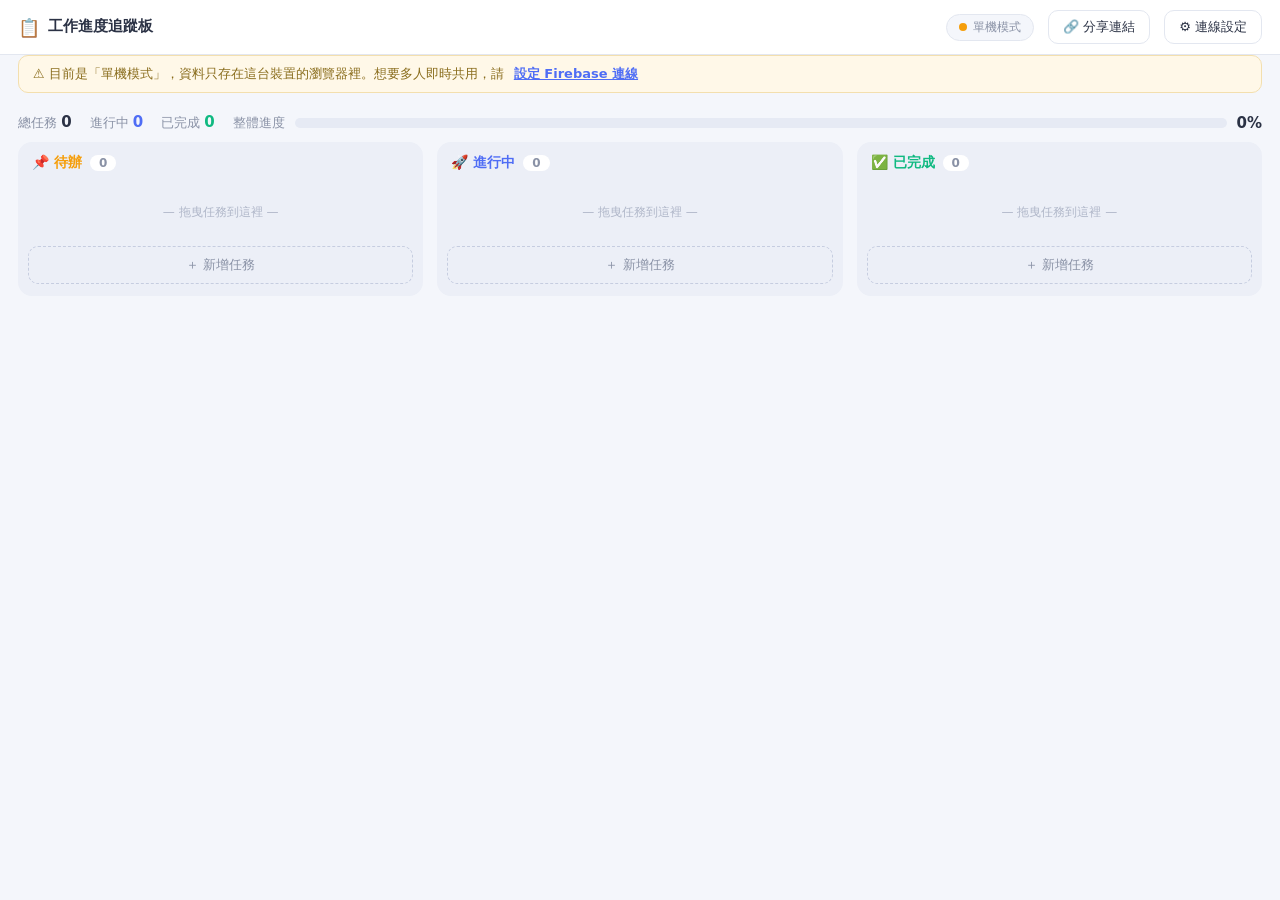
<file: progress.html>
<!DOCTYPE html>
<html lang="zh-Hant">
<head>
<meta charset="UTF-8">
<meta name="viewport" content="width=device-width, initial-scale=1.0">
<title>工作進度追蹤板</title>
<style>
  :root{
    --bg:#f4f6fb; --card:#ffffff; --ink:#2b3245; --muted:#8a92a6;
    --line:#e3e7f0; --brand:#4f6df5; --brand-soft:#eef1fe;
    --todo:#f59e0b; --doing:#4f6df5; --done:#10b981; --danger:#ef4444;
    --radius:14px; --shadow:0 2px 10px rgba(43,50,69,.07);
  }
  *{box-sizing:border-box; margin:0; padding:0;}
  html,body{height:100%;}
  body{
    font-family:"Noto Sans TC","PingFang TC","Microsoft JhengHei",system-ui,sans-serif;
    background:var(--bg); color:var(--ink); display:flex; flex-direction:column;
  }
  button{font-family:inherit; cursor:pointer;}
  input,textarea,select{font-family:inherit; font-size:14px; color:var(--ink);}

  /* ===== Header ===== */
  header{
    background:var(--card); border-bottom:1px solid var(--line);
    padding:10px 18px; display:flex; align-items:center; gap:14px; flex-wrap:wrap;
  }
  header h1{font-size:18px; display:flex; align-items:center; gap:8px;}
  #boardName{font-size:15px; font-weight:700; border:none; background:transparent;
    border-bottom:1.5px dashed transparent; max-width:200px;}
  #boardName:hover,#boardName:focus{border-bottom-color:var(--brand); outline:none;}
  .spacer{flex:1;}
  .conn{
    display:flex; align-items:center; gap:6px; font-size:12px; color:var(--muted);
    background:var(--bg); border:1px solid var(--line); border-radius:999px; padding:4px 12px;
  }
  .conn .dot{width:8px; height:8px; border-radius:50%; background:#c1c7d6;}
  .conn.online .dot{background:var(--done); box-shadow:0 0 0 3px rgba(16,185,129,.18);}
  .conn.local .dot{background:var(--todo);}
  #presence{display:flex; align-items:center;}
  #presence .avatar{
    width:28px; height:28px; border-radius:50%; color:#fff; font-size:12px; font-weight:700;
    display:flex; align-items:center; justify-content:center; margin-left:-6px;
    border:2px solid var(--card); cursor:default;
  }
  .btn{
    border:1px solid var(--line); background:var(--card); color:var(--ink);
    padding:7px 14px; border-radius:10px; font-size:13px; transition:.15s;
  }
  .btn:hover{border-color:var(--brand); color:var(--brand); background:var(--brand-soft);}
  .btn.primary{background:var(--brand); border-color:var(--brand); color:#fff;}
  .btn.primary:hover{filter:brightness(1.08);}
  .btn.danger{color:var(--danger); border-color:#f6caca;}
  .btn.danger:hover{background:#fdf0f0;}

  /* ===== Stats bar ===== */
  #statsBar{
    display:flex; align-items:center; gap:18px; padding:10px 18px; flex-wrap:wrap;
    font-size:13px; color:var(--muted);
  }
  #statsBar b{color:var(--ink); font-size:15px;}
  .overall{flex:1; min-width:180px; display:flex; align-items:center; gap:10px;}
  .overall .track{flex:1; height:10px; background:#e6eaf4; border-radius:999px; overflow:hidden;}
  .overall .fill{height:100%; background:linear-gradient(90deg,var(--brand),var(--done)); width:0%; transition:width .4s;}

  /* ===== Board ===== */
  #board{
    flex:1; display:flex; gap:14px; padding:0 18px 18px; overflow-x:auto; align-items:flex-start;
  }
  .col{
    flex:1; min-width:270px; background:#eceff7; border-radius:var(--radius);
    display:flex; flex-direction:column; max-height:100%;
  }
  .col-head{
    padding:12px 14px; font-size:14px; font-weight:700; display:flex; align-items:center; gap:8px;
    border-bottom:2px solid transparent;
  }
  .col-head .count{
    font-size:12px; font-weight:600; background:var(--card); color:var(--muted);
    border-radius:999px; padding:1px 9px;
  }
  .col[data-status="todo"] .col-head{color:var(--todo);}
  .col[data-status="doing"] .col-head{color:var(--doing);}
  .col[data-status="done"] .col-head{color:var(--done);}
  .col-body{padding:4px 10px 10px; overflow-y:auto; display:flex; flex-direction:column; gap:8px; min-height:60px;}
  .col.dragover .col-body{outline:2px dashed var(--brand); outline-offset:-4px; border-radius:10px;}

  .task{
    background:var(--card); border-radius:12px; box-shadow:var(--shadow); padding:12px;
    cursor:grab; border-left:4px solid var(--todo); position:relative;
  }
  .task[data-status="doing"]{border-left-color:var(--doing);}
  .task[data-status="done"]{border-left-color:var(--done);}
  .task.dragging{opacity:.45;}
  .task .t-title{font-size:14px; font-weight:700; line-height:1.4; word-break:break-word;}
  .task[data-status="done"] .t-title{text-decoration:line-through; color:var(--muted);}
  .task .t-desc{font-size:12px; color:var(--muted); margin-top:4px; line-height:1.5;
    display:-webkit-box; -webkit-line-clamp:2; -webkit-box-orient:vertical; overflow:hidden; word-break:break-word;}
  .task .t-meta{display:flex; align-items:center; gap:8px; margin-top:8px; font-size:11px; color:var(--muted); flex-wrap:wrap;}
  .task .t-assignee{background:var(--brand-soft); color:var(--brand); border-radius:999px; padding:1px 8px; font-weight:600;}
  .task .t-due{border-radius:999px; padding:1px 8px; background:#f1f3f9;}
  .task .t-due.overdue{background:#fdeaea; color:var(--danger); font-weight:700;}
  .task .t-prog{display:flex; align-items:center; gap:8px; margin-top:8px;}
  .task .t-prog .track{flex:1; height:6px; background:#e6eaf4; border-radius:999px; overflow:hidden;}
  .task .t-prog .fill{height:100%; background:var(--brand); transition:width .3s;}
  .task[data-status="done"] .t-prog .fill{background:var(--done);}
  .task .t-prog span{font-size:11px; color:var(--muted); width:32px; text-align:right;}
  .task .movers{
    position:absolute; top:8px; right:8px; display:none; gap:4px;
  }
  .task:hover .movers{display:flex;}
  .movers button{
    border:1px solid var(--line); background:var(--card); border-radius:8px;
    width:24px; height:24px; font-size:12px; line-height:1; color:var(--muted);
  }
  .movers button:hover{color:var(--brand); border-color:var(--brand);}
  .add-task{
    margin:0 10px 12px; border:1.5px dashed #c6cde0; background:transparent; color:var(--muted);
    border-radius:10px; padding:9px; font-size:13px;
  }
  .add-task:hover{color:var(--brand); border-color:var(--brand); background:var(--brand-soft);}
  .empty-hint{font-size:12px; color:#b0b7c9; text-align:center; padding:14px 0;}

  /* ===== Modal ===== */
  .overlay{
    position:fixed; inset:0; background:rgba(30,35,50,.45); display:none;
    align-items:center; justify-content:center; padding:16px; z-index:50;
  }
  .overlay.show{display:flex;}
  .modal{
    background:var(--card); border-radius:16px; width:100%; max-width:460px;
    max-height:92vh; overflow-y:auto; padding:22px; box-shadow:0 12px 40px rgba(0,0,0,.18);
  }
  .modal h2{font-size:16px; margin-bottom:16px;}
  .field{margin-bottom:14px;}
  .field label{display:block; font-size:12px; font-weight:700; color:var(--muted); margin-bottom:5px;}
  .field input[type=text],.field input[type=date],.field textarea,.field select{
    width:100%; border:1px solid var(--line); border-radius:10px; padding:9px 12px; background:#fbfcfe;
  }
  .field textarea{resize:vertical; min-height:70px;}
  .field input:focus,.field textarea:focus,.field select:focus{outline:none; border-color:var(--brand);}
  .field .range-row{display:flex; align-items:center; gap:10px;}
  .field input[type=range]{flex:1; accent-color:var(--brand);}
  .modal-actions{display:flex; gap:10px; margin-top:18px;}
  .modal-actions .spacer{flex:1;}
  .hint{font-size:12px; color:var(--muted); line-height:1.7;}
  .hint ol{padding-left:18px; margin:6px 0;}
  .hint code{background:var(--bg); border-radius:6px; padding:1px 6px; font-size:11px;}
  .hint a{color:var(--brand);}
  details.setup-help{border:1px solid var(--line); border-radius:10px; padding:10px 12px; margin-bottom:14px;}
  details.setup-help summary{font-size:13px; font-weight:700; cursor:pointer; color:var(--brand);}
  .banner{
    margin:0 18px 10px; background:#fff8e8; border:1px solid #f3dfae; color:#8a6d1d;
    border-radius:10px; padding:9px 14px; font-size:13px; display:none; align-items:center; gap:10px; flex-wrap:wrap;
  }
  .banner.show{display:flex;}
  .banner button{border:none; background:transparent; color:var(--brand); font-weight:700; font-size:13px; text-decoration:underline;}
  #toast{
    position:fixed; bottom:22px; left:50%; transform:translateX(-50%) translateY(80px);
    background:var(--ink); color:#fff; font-size:13px; border-radius:999px; padding:9px 20px;
    transition:transform .25s; z-index:99; pointer-events:none;
  }
  #toast.show{transform:translateX(-50%) translateY(0);}
  @media (max-width:720px){
    #board{flex-direction:column; overflow-x:hidden;}
    .col{min-width:0; width:100%;}
  }
</style>
</head>
<body>

<header>
  <h1>📋 <input id="boardName" value="工作進度追蹤板" title="點擊修改看板名稱"></h1>
  <div class="spacer"></div>
  <div id="presence" title="目前在線"></div>
  <div class="conn local" id="connBadge"><span class="dot"></span><span id="connText">單機模式</span></div>
  <button class="btn" id="shareBtn">🔗 分享連結</button>
  <button class="btn" id="setupBtn">⚙️ 連線設定</button>
</header>

<div class="banner" id="localBanner">
  ⚠️ 目前是「單機模式」，資料只存在這台裝置的瀏覽器裡。想要多人即時共用，請
  <button id="bannerSetup">設定 Firebase 連線</button>
</div>

<div id="statsBar">
  <div>總任務 <b id="stTotal">0</b></div>
  <div>進行中 <b id="stDoing" style="color:var(--doing)">0</b></div>
  <div>已完成 <b id="stDone" style="color:var(--done)">0</b></div>
  <div class="overall">
    <span>整體進度</span>
    <div class="track"><div class="fill" id="overallFill"></div></div>
    <b id="overallPct">0%</b>
  </div>
</div>

<div id="board">
  <div class="col" data-status="todo">
    <div class="col-head">📌 待辦 <span class="count">0</span></div>
    <div class="col-body"></div>
    <button class="add-task" data-status="todo">＋ 新增任務</button>
  </div>
  <div class="col" data-status="doing">
    <div class="col-head">🚀 進行中 <span class="count">0</span></div>
    <div class="col-body"></div>
    <button class="add-task" data-status="doing">＋ 新增任務</button>
  </div>
  <div class="col" data-status="done">
    <div class="col-head">✅ 已完成 <span class="count">0</span></div>
    <div class="col-body"></div>
    <button class="add-task" data-status="done">＋ 新增任務</button>
  </div>
</div>

<!-- 任務編輯 Modal -->
<div class="overlay" id="taskOverlay">
  <div class="modal">
    <h2 id="taskModalTitle">新增任務</h2>
    <div class="field">
      <label>任務名稱 *</label>
      <input type="text" id="fTitle" maxlength="100" placeholder="例如:完成期末報告初稿">
    </div>
    <div class="field">
      <label>說明</label>
      <textarea id="fDesc" maxlength="1000" placeholder="補充細節、注意事項…"></textarea>
    </div>
    <div class="field">
      <label>負責人</label>
      <input type="text" id="fAssignee" maxlength="30" placeholder="這項工作由誰負責?">
    </div>
    <div class="field">
      <label>截止日期</label>
      <input type="date" id="fDue">
    </div>
    <div class="field">
      <label>狀態</label>
      <select id="fStatus">
        <option value="todo">📌 待辦</option>
        <option value="doing">🚀 進行中</option>
        <option value="done">✅ 已完成</option>
      </select>
    </div>
    <div class="field">
      <label>完成度</label>
      <div class="range-row">
        <input type="range" id="fProgress" min="0" max="100" step="5" value="0">
        <b id="fProgressVal" style="width:44px; text-align:right;">0%</b>
      </div>
    </div>
    <div class="modal-actions">
      <button class="btn danger" id="fDelete" style="display:none">刪除</button>
      <div class="spacer"></div>
      <button class="btn" id="fCancel">取消</button>
      <button class="btn primary" id="fSave">儲存</button>
    </div>
  </div>
</div>

<!-- 連線設定 Modal -->
<div class="overlay" id="setupOverlay">
  <div class="modal">
    <h2>⚙️ 多人連線設定</h2>
    <p class="hint" style="margin-bottom:14px;">
      本頁面使用 <b>Firebase Realtime Database</b>(Google 提供,有免費額度)做多人即時同步。
      跟本專案的 AI 助手一樣採「自備鑰匙」模式——資料存在<b>你自己的</b> Firebase 專案裡,不經過任何第三方。
    </p>
    <details class="setup-help">
      <summary>📖 第一次設定?展開教學(約 3 分鐘)</summary>
      <div class="hint">
        <ol>
          <li>前往 <a href="https://console.firebase.google.com" target="_blank" rel="noopener">Firebase 控制台</a>,登入 Google 帳號 → 「建立專案」(名稱隨意,可關閉 Analytics)。</li>
          <li>左側選單 → <b>建構 → Realtime Database</b> → 「建立資料庫」→ 地區選 <code>asia-southeast1</code> → 選「<b>以測試模式啟動</b>」。</li>
          <li>回到專案首頁,點 <b>「&lt;/&gt; 網頁」</b> 圖示註冊網頁應用程式(不必勾選 Hosting)。</li>
          <li>畫面會出現 <code>const firebaseConfig = { ... }</code>,把 <b>大括號整段</b>複製,貼到下面的欄位。</li>
          <li>⚠️ 測試模式的讀寫權限 30 天後會到期。到期前請到 Realtime Database 的「規則」分頁,把 <code>".read"</code> 和 <code>".write"</code> 都改成 <code>true</code>(適合班級/小組內部使用;請勿存放敏感資料)。</li>
        </ol>
        設定完成後,把「分享連結」傳給同伴,<b>他們不需要再設定</b>——連結裡會自動帶上連線資訊。
      </div>
    </details>
    <div class="field">
      <label>Firebase 設定(貼上 firebaseConfig 整段)</label>
      <textarea id="fbConfigInput" style="min-height:120px; font-family:monospace; font-size:12px;"
        placeholder='{
  "apiKey": "AIza...",
  "authDomain": "xxx.firebaseapp.com",
  "databaseURL": "https://xxx.firebasedatabase.app",
  "projectId": "xxx",
  ...
}'></textarea>
    </div>
    <div class="field">
      <label>你的顯示名稱(讓同伴知道你是誰)</label>
      <input type="text" id="fbNameInput" maxlength="20" placeholder="例如:小明">
    </div>
    <div class="modal-actions">
      <button class="btn danger" id="fbDisconnect" style="display:none">改回單機模式</button>
      <div class="spacer"></div>
      <button class="btn" id="fbCancel">取消</button>
      <button class="btn primary" id="fbConnect">連線</button>
    </div>
  </div>
</div>

<div id="toast"></div>

<script type="module">
/* ================================================================
   工作進度追蹤板 — 多人即時協作
   同步後端:Firebase Realtime Database(使用者自備專案)
   無設定時:單機模式(localStorage + BroadcastChannel 跨分頁同步)
   ================================================================ */

const $  = (s, el=document) => el.querySelector(s);
const $$ = (s, el=document) => [...el.querySelectorAll(s)];

/* ---------- 基本識別 ---------- */
const params  = new URLSearchParams(location.search);
const boardId = (params.get('board') || 'main').replace(/[^\w-]/g, '') || 'main';
const LSK = {
  config : 'wpt_fbconfig',
  name   : 'wpt_username',
  client : 'wpt_clientid',
  tasks  : 'wpt_tasks_'  + boardId,
  meta   : 'wpt_meta_'   + boardId,
};
let clientId = localStorage.getItem(LSK.client);
if (!clientId) {
  clientId = 'c' + Math.random().toString(36).slice(2, 10);
  localStorage.setItem(LSK.client, clientId);
}
let userName = localStorage.getItem(LSK.name) || '';

/* 分享連結可夾帶連線設定(base64),點開即自動連線 */
if (params.get('fb')) {
  try {
    const cfg = JSON.parse(decodeURIComponent(escape(atob(params.get('fb')))));
    if (cfg && cfg.apiKey && cfg.databaseURL) {
      localStorage.setItem(LSK.config, JSON.stringify(cfg));
    }
  } catch (e) { /* 忽略壞掉的參數 */ }
  history.replaceState(null, '', location.pathname + '?board=' + boardId);
}

/* ---------- 資料層(兩種實作:Firebase / 本機) ---------- */
let store   = null;      // 目前使用中的資料層
let tasks   = {};        // {id: task}
let boardMeta = { name: '工作進度追蹤板' };

function newId() { return 't' + Date.now().toString(36) + Math.random().toString(36).slice(2, 6); }

/* --- 本機模式 --- */
function createLocalStore() {
  const bc = ('BroadcastChannel' in window) ? new BroadcastChannel('wpt_' + boardId) : null;
  let onChange = () => {};
  const load = () => {
    try { tasks = JSON.parse(localStorage.getItem(LSK.tasks)) || {}; } catch (e) { tasks = {}; }
    try { boardMeta = JSON.parse(localStorage.getItem(LSK.meta)) || boardMeta; } catch (e) {}
  };
  const persist = () => {
    localStorage.setItem(LSK.tasks, JSON.stringify(tasks));
    localStorage.setItem(LSK.meta,  JSON.stringify(boardMeta));
    if (bc) bc.postMessage('sync');
  };
  if (bc) bc.onmessage = () => { load(); onChange(); };
  window.addEventListener('storage', (e) => {
    if (e.key === LSK.tasks || e.key === LSK.meta) { load(); onChange(); }
  });
  return {
    mode: 'local',
    start(cb) { onChange = cb; load(); cb(); },
    saveTask(t)   { tasks[t.id] = t; persist(); onChange(); },
    deleteTask(id){ delete tasks[id]; persist(); onChange(); },
    saveMeta()    { persist(); onChange(); },
    stop() { if (bc) bc.close(); },
  };
}

/* --- Firebase 模式 --- */
async function createFirebaseStore(config) {
  const appMod = await import('https://www.gstatic.com/firebasejs/10.12.2/firebase-app.js');
  const dbMod  = await import('https://www.gstatic.com/firebasejs/10.12.2/firebase-database.js');
  const { initializeApp } = appMod;
  const { getDatabase, ref, onValue, set, remove, update, onDisconnect, serverTimestamp } = dbMod;

  const app  = initializeApp(config);
  const db   = getDatabase(app);
  const base = 'boards/' + boardId;

  let onChange = () => {};
  let unsubs = [];

  return {
    mode: 'firebase',
    start(cb) {
      onChange = cb;
      unsubs.push(onValue(ref(db, base + '/tasks'), (snap) => {
        tasks = snap.val() || {};
        onChange();
      }, (err) => {
        toast('⚠️ 讀取失敗:' + err.message + '(請檢查資料庫規則)');
      }));
      unsubs.push(onValue(ref(db, base + '/meta'), (snap) => {
        const m = snap.val();
        if (m && m.name) { boardMeta = m; renderMeta(); }
      }));
      /* 在線名單 */
      const meRef = ref(db, base + '/presence/' + clientId);
      const beat = () => set(meRef, { name: userName || '訪客', ts: serverTimestamp() }).catch(()=>{});
      beat();
      onDisconnect(meRef).remove();
      const beatTimer = setInterval(beat, 45000);
      unsubs.push(() => clearInterval(beatTimer));
      unsubs.push(onValue(ref(db, base + '/presence'), (snap) => {
        renderPresence(snap.val() || {});
      }));
      unsubs.push(() => remove(meRef).catch(()=>{}));
    },
    saveTask(t)   { set(ref(db, base + '/tasks/' + t.id), t).catch(e => toast('⚠️ 寫入失敗:' + e.message)); },
    deleteTask(id){ remove(ref(db, base + '/tasks/' + id)).catch(e => toast('⚠️ 刪除失敗:' + e.message)); },
    saveMeta()    { update(ref(db, base + '/meta'), boardMeta).catch(()=>{}); },
    stop() { unsubs.forEach(u => u()); unsubs = []; },
  };
}

/* ---------- 畫面渲染 ---------- */
const cols = {};
$$('.col').forEach(c => cols[c.dataset.status] = c);

function esc(s) { const d = document.createElement('div'); d.textContent = s ?? ''; return d.innerHTML; }

function fmtTime(ts) {
  if (!ts) return '';
  const d = new Date(ts);
  return (d.getMonth()+1) + '/' + d.getDate() + ' ' +
         String(d.getHours()).padStart(2,'0') + ':' + String(d.getMinutes()).padStart(2,'0');
}

function render() {
  const list = Object.values(tasks).sort((a, b) => (a.order || 0) - (b.order || 0));
  const today = new Date(); today.setHours(0,0,0,0);

  for (const status of ['todo', 'doing', 'done']) {
    const body = $('.col-body', cols[status]);
    const items = list.filter(t => (t.status || 'todo') === status);
    $('.count', cols[status]).textContent = items.length;
    body.innerHTML = items.length ? '' : '<div class="empty-hint">— 拖曳任務到這裡 —</div>';
    for (const t of items) {
      const prog = status === 'done' ? 100 : (t.progress || 0);
      const overdue = t.due && status !== 'done' && new Date(t.due) < today;
      const el = document.createElement('div');
      el.className = 'task';
      el.draggable = true;
      el.dataset.id = t.id;
      el.dataset.status = status;
      el.innerHTML = `
        <div class="movers">
          ${status !== 'todo' ? '<button data-move="-1" title="往左移">◀</button>' : ''}
          ${status !== 'done' ? '<button data-move="1" title="往右移">▶</button>' : ''}
        </div>
        <div class="t-title">${esc(t.title)}</div>
        ${t.desc ? `<div class="t-desc">${esc(t.desc)}</div>` : ''}
        <div class="t-prog">
          <div class="track"><div class="fill" style="width:${prog}%"></div></div><span>${prog}%</span>
        </div>
        <div class="t-meta">
          ${t.assignee ? `<span class="t-assignee">👤 ${esc(t.assignee)}</span>` : ''}
          ${t.due ? `<span class="t-due ${overdue ? 'overdue' : ''}">📅 ${esc(t.due)}${overdue ? ' 已逾期' : ''}</span>` : ''}
          ${t.updatedAt ? `<span title="最後更新">🕐 ${fmtTime(t.updatedAt)}${t.updatedBy ? ' · ' + esc(t.updatedBy) : ''}</span>` : ''}
        </div>`;
      body.appendChild(el);
    }
  }

  /* 統計 */
  const total = list.length;
  const doing = list.filter(t => t.status === 'doing').length;
  const done  = list.filter(t => t.status === 'done').length;
  const pct = total
    ? Math.round(list.reduce((s, t) => s + (t.status === 'done' ? 100 : (t.progress || 0)), 0) / total)
    : 0;
  $('#stTotal').textContent = total;
  $('#stDoing').textContent = doing;
  $('#stDone').textContent  = done;
  $('#overallFill').style.width = pct + '%';
  $('#overallPct').textContent  = pct + '%';
}

function renderMeta() {
  if (document.activeElement !== $('#boardName')) {
    $('#boardName').value = boardMeta.name || '工作進度追蹤板';
  }
  document.title = (boardMeta.name || '工作進度追蹤板');
}

const AVATAR_COLORS = ['#4f6df5','#10b981','#f59e0b','#ef4444','#8b5cf6','#0ea5e9','#ec4899','#14b8a6'];
function renderPresence(presence) {
  const now = Date.now();
  const users = Object.entries(presence)
    .filter(([, u]) => u && u.ts && (typeof u.ts !== 'number' || now - u.ts < 3 * 60 * 1000))
    .map(([id, u]) => ({ id, name: u.name || '訪客' }));
  const box = $('#presence');
  box.innerHTML = '';
  users.slice(0, 8).forEach((u, i) => {
    const a = document.createElement('div');
    a.className = 'avatar';
    a.style.background = AVATAR_COLORS[i % AVATAR_COLORS.length];
    a.textContent = (u.name || '?').slice(0, 1).toUpperCase();
    a.title = u.name + (u.id === clientId ? '(你)' : '');
    box.appendChild(a);
  });
  if (users.length > 8) {
    const more = document.createElement('div');
    more.className = 'avatar';
    more.style.background = '#8a92a6';
    more.textContent = '+' + (users.length - 8);
    box.appendChild(more);
  }
}

/* ---------- 任務編輯 ---------- */
let editingId = null;

function openTaskModal(task, defaultStatus) {
  editingId = task ? task.id : null;
  $('#taskModalTitle').textContent = task ? '編輯任務' : '新增任務';
  $('#fTitle').value    = task ? task.title : '';
  $('#fDesc').value     = task ? (task.desc || '') : '';
  $('#fAssignee').value = task ? (task.assignee || '') : '';
  $('#fDue').value      = task ? (task.due || '') : '';
  $('#fStatus').value   = task ? (task.status || 'todo') : (defaultStatus || 'todo');
  $('#fProgress').value = task ? (task.progress || 0) : 0;
  $('#fProgressVal').textContent = $('#fProgress').value + '%';
  $('#fDelete').style.display = task ? '' : 'none';
  $('#taskOverlay').classList.add('show');
  $('#fTitle').focus();
}
function closeTaskModal() { $('#taskOverlay').classList.remove('show'); editingId = null; }

$('#fProgress').addEventListener('input', () => {
  $('#fProgressVal').textContent = $('#fProgress').value + '%';
});
$('#fSave').addEventListener('click', () => {
  const title = $('#fTitle').value.trim();
  if (!title) { toast('請輸入任務名稱'); $('#fTitle').focus(); return; }
  const status = $('#fStatus').value;
  const prev = editingId ? tasks[editingId] : null;
  const t = {
    id: editingId || newId(),
    title,
    desc:     $('#fDesc').value.trim(),
    assignee: $('#fAssignee').value.trim(),
    due:      $('#fDue').value || '',
    status,
    progress: status === 'done' ? 100 : Number($('#fProgress').value),
    order:    prev ? (prev.order || Date.now()) : Date.now(),
    createdAt: prev ? (prev.createdAt || Date.now()) : Date.now(),
    updatedAt: Date.now(),
    updatedBy: userName || '',
  };
  store.saveTask(t);
  closeTaskModal();
});
$('#fCancel').addEventListener('click', closeTaskModal);
$('#fDelete').addEventListener('click', () => {
  if (editingId && confirm('確定要刪除這項任務?')) {
    store.deleteTask(editingId);
    closeTaskModal();
  }
});
$('#taskOverlay').addEventListener('click', (e) => { if (e.target === e.currentTarget) closeTaskModal(); });

$$('.add-task').forEach(btn => btn.addEventListener('click', () => openTaskModal(null, btn.dataset.status)));

/* 點卡片開編輯、◀▶ 快速換欄 */
const STATUS_FLOW = ['todo', 'doing', 'done'];
$('#board').addEventListener('click', (e) => {
  const mover = e.target.closest('[data-move]');
  const card  = e.target.closest('.task');
  if (!card) return;
  const t = tasks[card.dataset.id];
  if (!t) return;
  if (mover) {
    const idx = STATUS_FLOW.indexOf(t.status || 'todo') + Number(mover.dataset.move);
    const next = STATUS_FLOW[Math.max(0, Math.min(2, idx))];
    moveTask(t, next);
  } else {
    openTaskModal(t);
  }
});

function moveTask(t, status) {
  if ((t.status || 'todo') === status) return;
  const upd = { ...t, status, updatedAt: Date.now(), updatedBy: userName || '', order: Date.now() };
  if (status === 'done') upd.progress = 100;
  if (status !== 'done' && t.status === 'done') upd.progress = 90;
  store.saveTask(upd);
}

/* ---------- 拖曳 ---------- */
let dragId = null;
$('#board').addEventListener('dragstart', (e) => {
  const card = e.target.closest('.task');
  if (!card) return;
  dragId = card.dataset.id;
  card.classList.add('dragging');
  e.dataTransfer.effectAllowed = 'move';
});
$('#board').addEventListener('dragend', (e) => {
  const card = e.target.closest('.task');
  if (card) card.classList.remove('dragging');
  $$('.col').forEach(c => c.classList.remove('dragover'));
  dragId = null;
});
$$('.col').forEach(col => {
  col.addEventListener('dragover', (e) => { e.preventDefault(); col.classList.add('dragover'); });
  col.addEventListener('dragleave', (e) => { if (!col.contains(e.relatedTarget)) col.classList.remove('dragover'); });
  col.addEventListener('drop', (e) => {
    e.preventDefault();
    col.classList.remove('dragover');
    if (dragId && tasks[dragId]) moveTask(tasks[dragId], col.dataset.status);
  });
});

/* ---------- 看板名稱 ---------- */
$('#boardName').addEventListener('change', () => {
  boardMeta.name = $('#boardName').value.trim() || '工作進度追蹤板';
  store.saveMeta();
  renderMeta();
});

/* ---------- 分享連結 ---------- */
$('#shareBtn').addEventListener('click', async () => {
  let url = location.origin + location.pathname + '?board=' + boardId;
  const cfgRaw = localStorage.getItem(LSK.config);
  if (cfgRaw) {
    url += '&fb=' + btoa(unescape(encodeURIComponent(cfgRaw)));
  }
  try {
    await navigator.clipboard.writeText(url);
    toast(cfgRaw ? '已複製連結!同伴點開就能一起編輯 🎉' : '已複製連結(單機模式:對方看不到你的資料)');
  } catch (e) {
    prompt('請手動複製這個連結:', url);
  }
});

/* ---------- 連線設定 ---------- */
function openSetup() {
  const raw = localStorage.getItem(LSK.config);
  $('#fbConfigInput').value = raw ? JSON.stringify(JSON.parse(raw), null, 2) : '';
  $('#fbNameInput').value = userName;
  $('#fbDisconnect').style.display = raw ? '' : 'none';
  $('#setupOverlay').classList.add('show');
}
$('#setupBtn').addEventListener('click', openSetup);
$('#bannerSetup').addEventListener('click', openSetup);
$('#fbCancel').addEventListener('click', () => $('#setupOverlay').classList.remove('show'));
$('#setupOverlay').addEventListener('click', (e) => { if (e.target === e.currentTarget) e.currentTarget.classList.remove('show'); });

function parseConfig(text) {
  /* 接受標準 JSON,也接受從 Firebase 複製的 JS 物件寫法 */
  text = text.trim()
    .replace(/^const\s+firebaseConfig\s*=\s*/, '')
    .replace(/;$/, '');
  try { return JSON.parse(text); } catch (e) {}
  try {
    const jsonish = text
      .replace(/([{,]\s*)([A-Za-z_$][\w$]*)\s*:/g, '$1"$2":')
      .replace(/'/g, '"')
      .replace(/,\s*}/g, '}');
    return JSON.parse(jsonish);
  } catch (e) { return null; }
}

$('#fbConnect').addEventListener('click', async () => {
  const cfg = parseConfig($('#fbConfigInput').value);
  if (!cfg || !cfg.apiKey) { toast('⚠️ 設定格式不正確,請完整貼上 firebaseConfig'); return; }
  if (!cfg.databaseURL) {
    toast('⚠️ 設定裡缺少 databaseURL — 請先在 Firebase 建立 Realtime Database,再重新複製設定');
    return;
  }
  userName = $('#fbNameInput').value.trim() || '訪客';
  localStorage.setItem(LSK.name, userName);
  localStorage.setItem(LSK.config, JSON.stringify(cfg));
  $('#setupOverlay').classList.remove('show');
  await boot();
});

$('#fbDisconnect').addEventListener('click', () => {
  if (!confirm('改回單機模式?(雲端資料不會被刪除,只是這台裝置不再連線)')) return;
  localStorage.removeItem(LSK.config);
  $('#setupOverlay').classList.remove('show');
  boot();
});

/* ---------- 提示 ---------- */
let toastTimer = null;
function toast(msg) {
  const el = $('#toast');
  el.textContent = msg;
  el.classList.add('show');
  clearTimeout(toastTimer);
  toastTimer = setTimeout(() => el.classList.remove('show'), 3000);
}

/* ---------- 啟動 ---------- */
function setConnUI(mode, ok) {
  const badge = $('#connBadge');
  badge.classList.toggle('online', mode === 'firebase' && ok);
  badge.classList.toggle('local',  mode === 'local');
  $('#connText').textContent = mode === 'firebase' ? (ok ? '已連線 · 多人同步中' : '連線中…') : '單機模式';
  $('#localBanner').classList.toggle('show', mode === 'local');
  if (mode === 'local') $('#presence').innerHTML = '';
}

async function boot() {
  if (store) { store.stop(); store = null; }
  tasks = {};
  const cfgRaw = localStorage.getItem(LSK.config);
  if (cfgRaw) {
    setConnUI('firebase', false);
    if (!userName) {
      userName = (prompt('請輸入你的顯示名稱(讓同伴知道你是誰):') || '訪客').trim().slice(0, 20) || '訪客';
      localStorage.setItem(LSK.name, userName);
    }
    try {
      store = await createFirebaseStore(JSON.parse(cfgRaw));
      store.start(render);
      setConnUI('firebase', true);
      renderMeta();
      return;
    } catch (e) {
      toast('⚠️ Firebase 連線失敗:' + e.message + ',先以單機模式開啟');
    }
  }
  store = createLocalStore();
  store.start(render);
  setConnUI('local');
  renderMeta();
}

document.addEventListener('keydown', (e) => {
  if (e.key === 'Escape') { closeTaskModal(); $('#setupOverlay').classList.remove('show'); }
});

boot();
</script>
</body>
</html>
</file>
